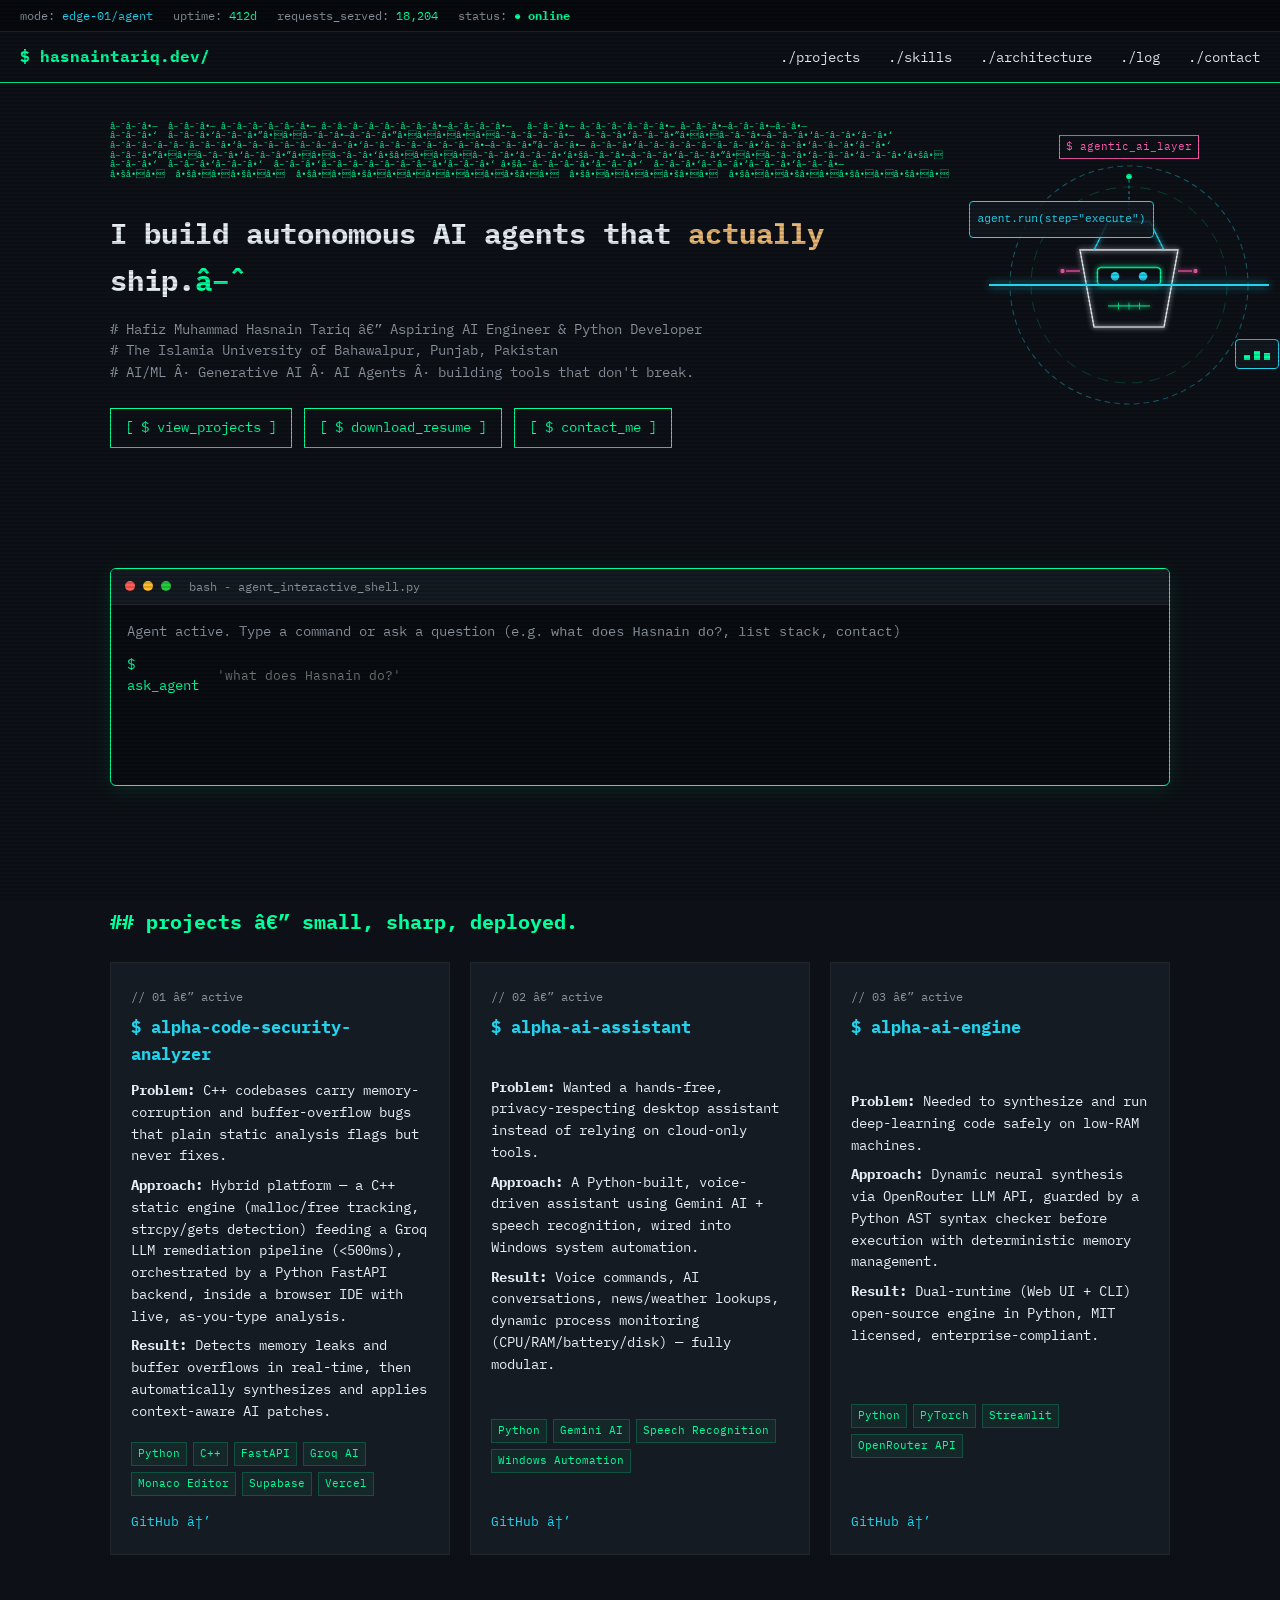
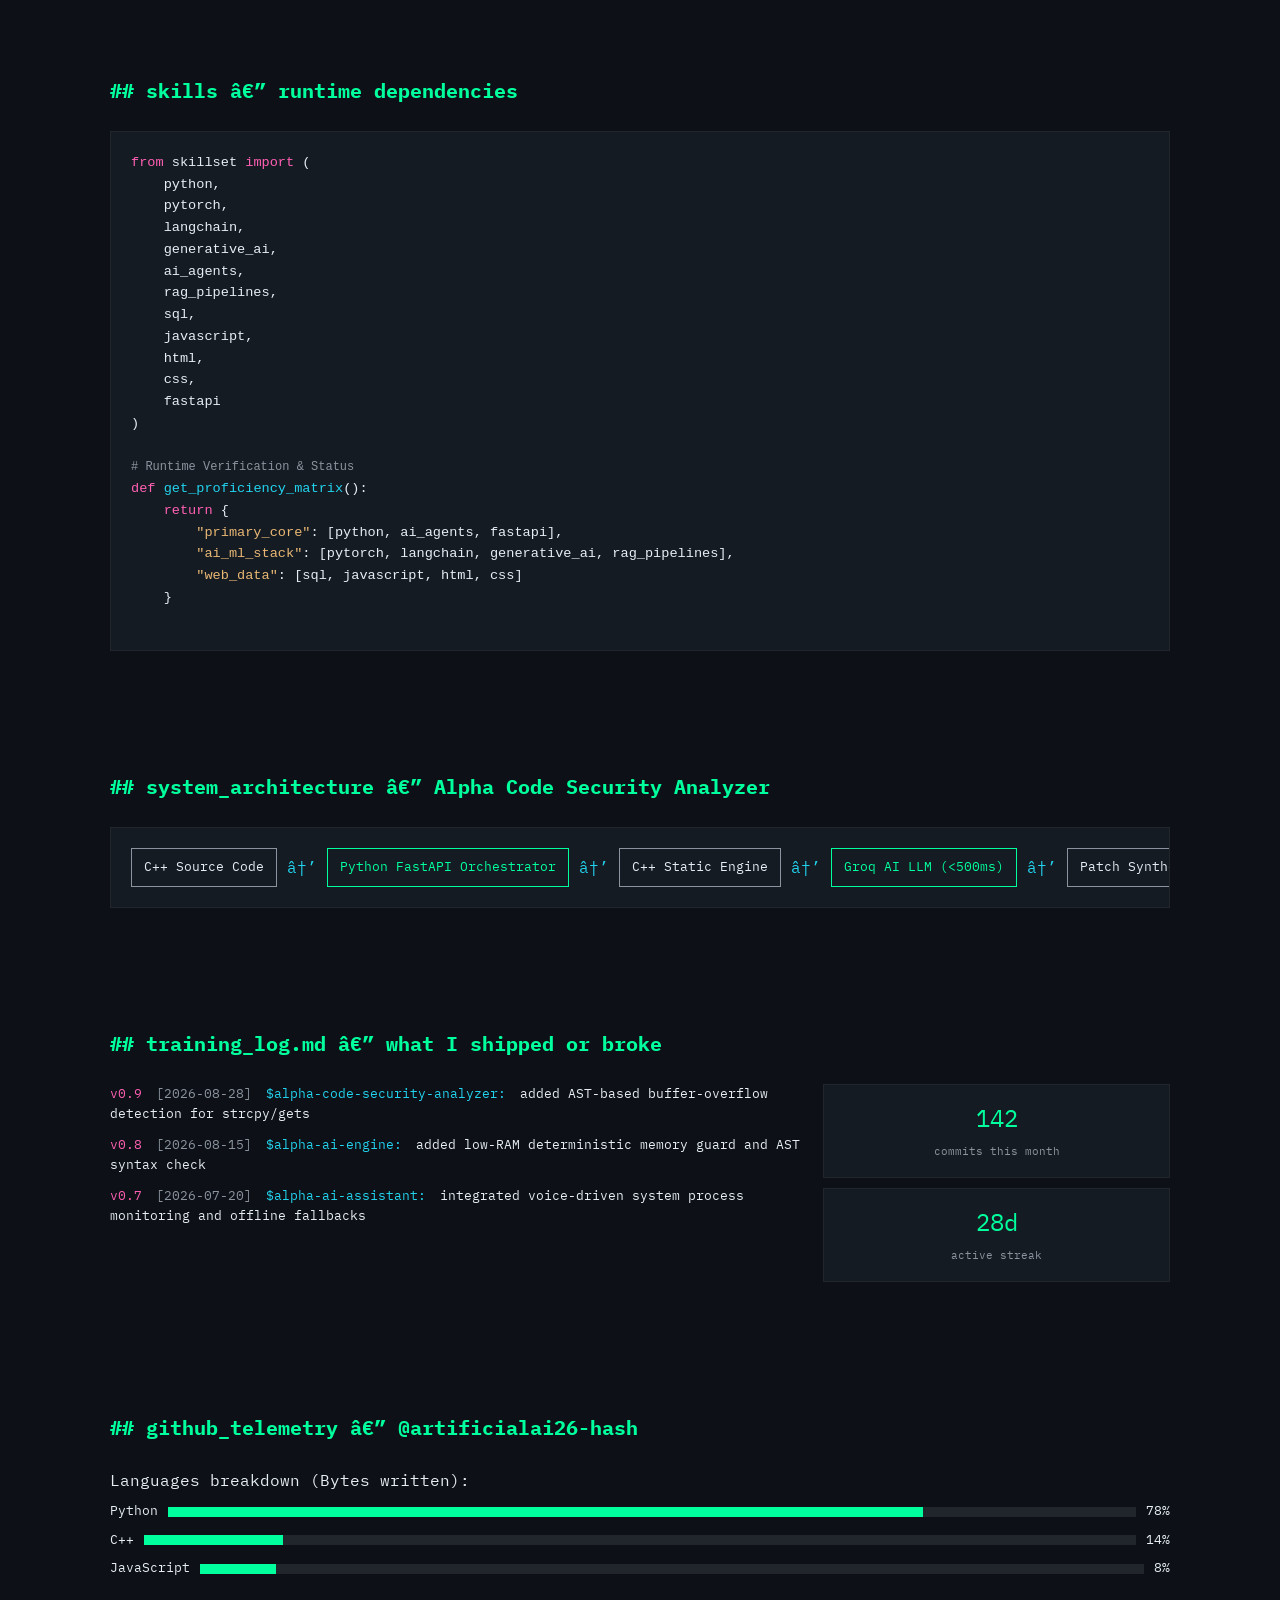
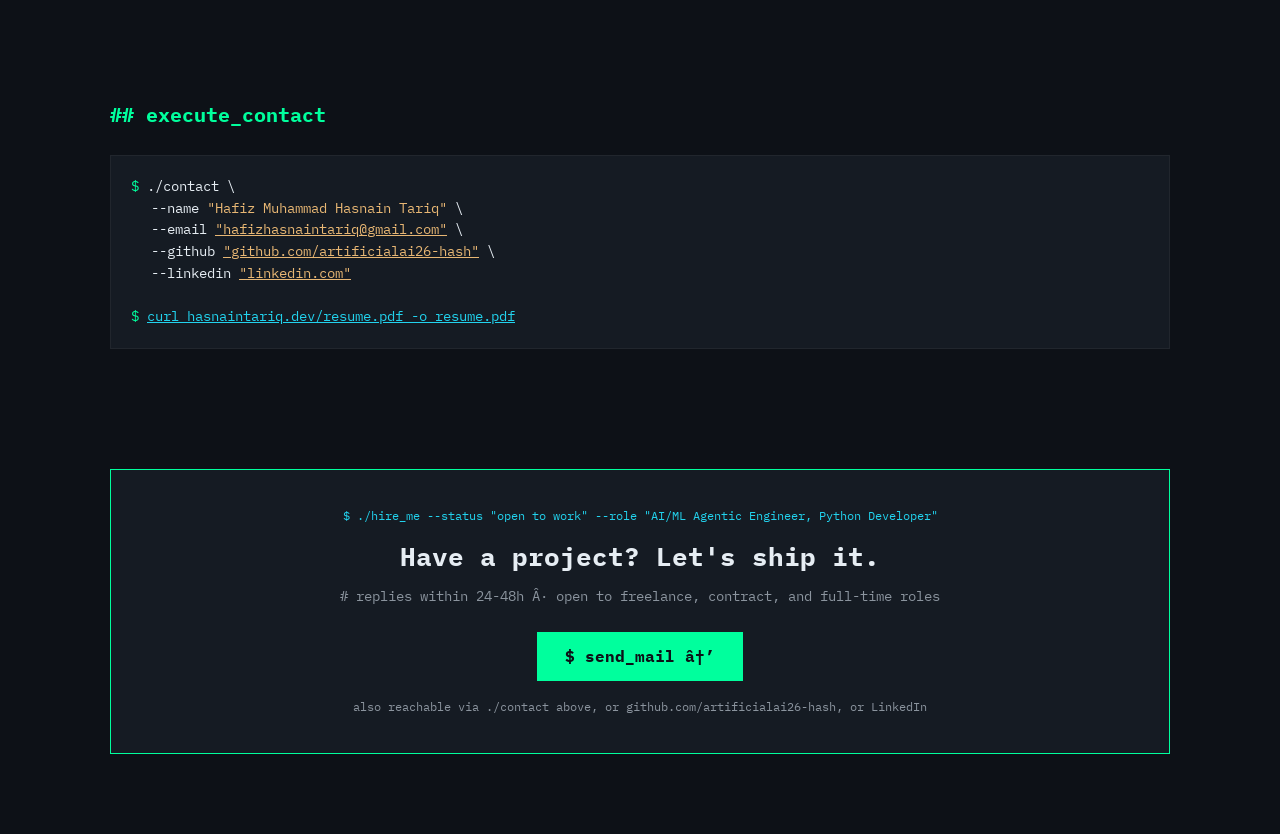
<file: index.html>
﻿<!DOCTYPE html>
<html lang="en">
<head>
    <meta charset="UTF-8">
    <meta name="viewport" content="width=device-width, initial-scale=1.0">
    <title>Hafiz Muhammad Hasnain Tariq | AI/ML Agentic Engineer & Python Developer</title>
    <link rel="preconnect" href="https://fonts.googleapis.com">
    <link rel="preconnect" href="https://fonts.gstatic.com" crossorigin>
    <link href="https://fonts.googleapis.com/css2?family=IBM+Plex+Mono:ital,wght@0,400;0,600;0,700;1,400&family=Press+Start+2P&display=swap" rel="stylesheet">
    <link rel="stylesheet" href="static/css/style.css">
</head>
<body>
    <div class="crt-overlay"></div>
    
    <header class="system-status-bar">
        <span>mode: <span class="cyan-txt">edge-01/agent</span></span>
        <span>uptime: <span class="green-txt">412d</span></span>
        <span>requests_served: <span class="green-txt">18,204</span></span>
        <span>status: <span class="status-online">● online</span></span>
    </header>

    <nav class="sticky-nav">
        <a href="#hero" class="nav-brand">$ hasnaintariq.dev/</a>
        <div class="nav-links">
            <a href="#projects">./projects</a>
            <a href="#skills">./skills</a>
            <a href="#architecture">./architecture</a>
            <a href="#log">./log</a>
            <a href="#contact">./contact</a>
        </div>
    </nav>

    <main>
        
<section id="hero" class="section hero-container">
    <div class="hero-left">
        <pre class="ascii-name">
â–ˆâ–ˆâ•—  â–ˆâ–ˆâ•— â–ˆâ–ˆâ–ˆâ–ˆâ–ˆâ•— â–ˆâ–ˆâ–ˆâ–ˆâ–ˆâ–ˆâ–ˆâ•—â–ˆâ–ˆâ–ˆâ•—   â–ˆâ–ˆâ•— â–ˆâ–ˆâ–ˆâ–ˆâ–ˆâ•— â–ˆâ–ˆâ•—â–ˆâ–ˆâ•—â–ˆâ•—
â–ˆâ–ˆâ•‘  â–ˆâ–ˆâ•‘â–ˆâ–ˆâ•”â•â•â–ˆâ–ˆâ•—â–ˆâ–ˆâ•”â•â•â•â•â•â–ˆâ–ˆâ–ˆâ–ˆâ•—  â–ˆâ–ˆâ•‘â–ˆâ–ˆâ•”â•â•â–ˆâ–ˆâ•—â–ˆâ–ˆâ•‘â–ˆâ–ˆâ•‘â–ˆâ•‘
â–ˆâ–ˆâ–ˆâ–ˆâ–ˆâ–ˆâ–ˆâ•‘â–ˆâ–ˆâ–ˆâ–ˆâ–ˆâ–ˆâ–ˆâ•‘â–ˆâ–ˆâ–ˆâ–ˆâ–ˆâ–ˆâ–ˆâ•—â–ˆâ–ˆâ•”â–ˆâ–ˆâ•— â–ˆâ–ˆâ•‘â–ˆâ–ˆâ–ˆâ–ˆâ–ˆâ–ˆâ–ˆâ•‘â–ˆâ–ˆâ•‘â–ˆâ–ˆâ•‘â–ˆâ•‘
â–ˆâ–ˆâ•”â•â•â–ˆâ–ˆâ•‘â–ˆâ–ˆâ•”â•â•â–ˆâ–ˆâ•‘â•šâ•â•â•â•â–ˆâ–ˆâ•‘â–ˆâ–ˆâ•‘â•šâ–ˆâ–ˆâ•—â–ˆâ–ˆâ•‘â–ˆâ–ˆâ•”â•â•â–ˆâ–ˆâ•‘â–ˆâ–ˆâ•‘â–ˆâ–ˆâ•‘â•šâ•
â–ˆâ–ˆâ•‘  â–ˆâ–ˆâ•‘â–ˆâ–ˆâ•‘  â–ˆâ–ˆâ•‘â–ˆâ–ˆâ–ˆâ–ˆâ–ˆâ–ˆâ–ˆâ•‘â–ˆâ–ˆâ•‘ â•šâ–ˆâ–ˆâ–ˆâ–ˆâ•‘â–ˆâ–ˆâ•‘  â–ˆâ–ˆâ•‘â–ˆâ–ˆâ•‘â–ˆâ–ˆâ•‘â–ˆâ–ˆâ•—
â•šâ•â•  â•šâ•â•â•šâ•â•  â•šâ•â•â•šâ•â•â•â•â•â•â•â•šâ•â•  â•šâ•â•â•â•â•šâ•â•  â•šâ•â•â•šâ•â•â•šâ•â•â•šâ•â•
        </pre>
        
        <h1 class="hero-headline">
            I build autonomous AI agents that <span class="amber-txt">actually</span> ship.<span class="cursor">â–ˆ</span>
        </h1>

        <div class="code-comments">
            <p># Hafiz Muhammad Hasnain Tariq â€” Aspiring AI Engineer & Python Developer</p>
            <p># The Islamia University of Bahawalpur, Punjab, Pakistan</p>
            <p># AI/ML Â· Generative AI Â· AI Agents Â· building tools that don't break.</p>
        </div>

        <div class="hero-cta-group">
            <a href="#projects" class="cmd-btn">[ $ view_projects ]</a>
            <a href="static/resume.pdf" download="Hafiz_Muhammad_Hasnain_Tariq_Resume.pdf" class="cmd-btn">[ $ download_resume ]</a>
            <a href="#contact" class="cmd-btn">[ $ contact_me ]</a>
        </div>
    </div>

    <div class="hero-right mascot-hud-container" id="mascot-parallax">
        <div class="light-bar-pulse"></div>
        <div class="hud-label">$ agentic_ai_layer</div>
        
        <img src="static/svg/mascot.svg" class="mascot-svg" alt="Holographic AI Mascot Engine">
        
        <div class="hud-panel panel-code">
            <code>agent.run(step="execute")</code>
        </div>
        <div class="hud-panel panel-graph">
            <div class="bar bar-1"></div>
            <div class="bar bar-2"></div>
            <div class="bar bar-3"></div>
        </div>
    </div>
</section>

<section class="section terminal-widget-section">
    <div class="terminal-window">
        <div class="terminal-header">
            <span class="dot red"></span>
            <span class="dot yellow"></span>
            <span class="dot green"></span>
            <span class="terminal-title">bash - agent_interactive_shell.py</span>
        </div>
        <div class="terminal-body" id="terminal-body">
            <p class="sys-msg">Agent active. Type a command or ask a question (e.g. <code>what does Hasnain do?</code>, <code>list stack</code>, <code>contact</code>)</p>
            <div id="terminal-output"></div>
            <div class="terminal-input-row">
                <span class="prompt">$ ask_agent</span>
                <input type="text" id="terminal-input" placeholder="'what does Hasnain do?'" autocomplete="off">
            </div>
        </div>
    </div>
</section>

<section id="projects" class="section">
    <h2 class="section-title">## projects â€” small, sharp, deployed.</h2>
    <div class="projects-grid">
        
        <div class="project-card">
            <div class="card-header">
                <span class="comment">// 01 â€” active</span>
                <h3 class="project-name">$ alpha-code-security-analyzer</h3>
            </div>
            <div class="card-body">
                <p><strong>Problem:</strong> C++ codebases carry memory-corruption and buffer-overflow bugs that plain static analysis flags but never fixes.</p>
                <p><strong>Approach:</strong> Hybrid platform — a C++ static engine (malloc/free tracking, strcpy/gets detection) feeding a Groq LLM remediation pipeline (<500ms), orchestrated by a Python FastAPI backend, inside a browser IDE with live, as-you-type analysis.</p>
                <p><strong>Result:</strong> Detects memory leaks and buffer overflows in real-time, then automatically synthesizes and applies context-aware AI patches.</p>
            </div>
            <div class="tag-list">
                
                <span class="tag">Python</span>
                
                <span class="tag">C++</span>
                
                <span class="tag">FastAPI</span>
                
                <span class="tag">Groq AI</span>
                
                <span class="tag">Monaco Editor</span>
                
                <span class="tag">Supabase</span>
                
                <span class="tag">Vercel</span>
                
            </div>
            <div class="card-footer">
                <a href="https://github.com/artificialai26-hash/alpha-code-security-analyzer" target="_blank" class="link-btn">GitHub â†’</a>
            </div>
        </div>
        
        <div class="project-card">
            <div class="card-header">
                <span class="comment">// 02 â€” active</span>
                <h3 class="project-name">$ alpha-ai-assistant</h3>
            </div>
            <div class="card-body">
                <p><strong>Problem:</strong> Wanted a hands-free, privacy-respecting desktop assistant instead of relying on cloud-only tools.</p>
                <p><strong>Approach:</strong> A Python-built, voice-driven assistant using Gemini AI + speech recognition, wired into Windows system automation.</p>
                <p><strong>Result:</strong> Voice commands, AI conversations, news/weather lookups, dynamic process monitoring (CPU/RAM/battery/disk) — fully modular.</p>
            </div>
            <div class="tag-list">
                
                <span class="tag">Python</span>
                
                <span class="tag">Gemini AI</span>
                
                <span class="tag">Speech Recognition</span>
                
                <span class="tag">Windows Automation</span>
                
            </div>
            <div class="card-footer">
                <a href="https://github.com/artificialai26-hash" target="_blank" class="link-btn">GitHub â†’</a>
            </div>
        </div>
        
        <div class="project-card">
            <div class="card-header">
                <span class="comment">// 03 â€” active</span>
                <h3 class="project-name">$ alpha-ai-engine</h3>
            </div>
            <div class="card-body">
                <p><strong>Problem:</strong> Needed to synthesize and run deep-learning code safely on low-RAM machines.</p>
                <p><strong>Approach:</strong> Dynamic neural synthesis via OpenRouter LLM API, guarded by a Python AST syntax checker before execution with deterministic memory management.</p>
                <p><strong>Result:</strong> Dual-runtime (Web UI + CLI) open-source engine in Python, MIT licensed, enterprise-compliant.</p>
            </div>
            <div class="tag-list">
                
                <span class="tag">Python</span>
                
                <span class="tag">PyTorch</span>
                
                <span class="tag">Streamlit</span>
                
                <span class="tag">OpenRouter API</span>
                
            </div>
            <div class="card-footer">
                <a href="https://github.com/artificialai26-hash/Alpha-AI-Engine" target="_blank" class="link-btn">GitHub â†’</a>
            </div>
        </div>
        
    </div>
</section>

<section id="skills" class="section">
    <h2 class="section-title">## skills â€” runtime dependencies</h2>
    <div class="code-block-wrapper">
        <pre class="python-code">
<span class="keyword">from</span> skillset <span class="keyword">import</span> (
    python,
    pytorch,
    langchain,
    generative_ai,
    ai_agents,
    rag_pipelines,
    sql,
    javascript,
    html,
    css,
    fastapi
)

<span class="comment"># Runtime Verification & Status</span>
<span class="keyword">def</span> <span class="func">get_proficiency_matrix</span>():
    <span class="keyword">return</span> {
        <span class="string">"primary_core"</span>: [python, ai_agents, fastapi],
        <span class="string">"ai_ml_stack"</span>: [pytorch, langchain, generative_ai, rag_pipelines],
        <span class="string">"web_data"</span>: [sql, javascript, html, css]
    }
        </pre>
    </div>
</section>

<section id="architecture" class="section">
    <h2 class="section-title">## system_architecture â€” Alpha Code Security Analyzer</h2>
    <div class="arch-flow-container">
        <div class="arch-box">C++ Source Code</div>
        <div class="arch-arrow">â†’</div>
        <div class="arch-box highlight-box">Python FastAPI Orchestrator</div>
        <div class="arch-arrow">â†’</div>
        <div class="arch-box">C++ Static Engine</div>
        <div class="arch-arrow">â†’</div>
        <div class="arch-box highlight-box">Groq AI LLM (&lt;500ms)</div>
        <div class="arch-arrow">â†’</div>
        <div class="arch-box">Patch Synthesized & Applied</div>
    </div>
</section>

<section id="log" class="section">
    <h2 class="section-title">## training_log.md â€” what I shipped or broke</h2>
    <div class="log-container">
        <div class="log-entries">
            
            <div class="log-item">
                <span class="log-ver">v0.9</span>
                <span class="log-date">[2026-08-28]</span>
                <span class="log-proj">$alpha-code-security-analyzer:</span>
                <span class="log-msg">added AST-based buffer-overflow detection for strcpy/gets</span>
            </div>
            
            <div class="log-item">
                <span class="log-ver">v0.8</span>
                <span class="log-date">[2026-08-15]</span>
                <span class="log-proj">$alpha-ai-engine:</span>
                <span class="log-msg">added low-RAM deterministic memory guard and AST syntax check</span>
            </div>
            
            <div class="log-item">
                <span class="log-ver">v0.7</span>
                <span class="log-date">[2026-07-20]</span>
                <span class="log-proj">$alpha-ai-assistant:</span>
                <span class="log-msg">integrated voice-driven system process monitoring and offline fallbacks</span>
            </div>
            
        </div>
        <div class="log-sidebar">
            <div class="stat-card">
                <span class="stat-num">142</span>
                <span class="stat-lbl">commits this month</span>
            </div>
            <div class="stat-card">
                <span class="stat-num">28d</span>
                <span class="stat-lbl">active streak</span>
            </div>
        </div>
    </div>
</section>

<section class="section">
    <h2 class="section-title">## github_telemetry â€” @artificialai26-hash</h2>
    <div class="telemetry-grid">
        <div class="telemetry-card">
            <p>Languages breakdown (Bytes written):</p>
            <div class="ascii-bar-row">
                <span>Python    </span>
                <div class="ascii-bar"><div class="fill" style="width: 78%;"></div></div>
                <span>78%</span>
            </div>
            <div class="ascii-bar-row">
                <span>C++       </span>
                <div class="ascii-bar"><div class="fill" style="width: 14%;"></div></div>
                <span>14%</span>
            </div>
            <div class="ascii-bar-row">
                <span>JavaScript</span>
                <div class="ascii-bar"><div class="fill" style="width: 8%;"></div></div>
                <span>8%</span>
            </div>
        </div>
    </div>
</section>

<section id="contact" class="section">
    <h2 class="section-title">## execute_contact</h2>
    <div class="contact-box">
        <p><span class="prompt">$</span> ./contact \</p>
        <p class="indent">--name <span class="string">"Hafiz Muhammad Hasnain Tariq"</span> \</p>
        <p class="indent">--email <a href="mailto:hafizhasnaintariq@gmail.com" class="string">"hafizhasnaintariq@gmail.com"</a> \</p>
        <p class="indent">--github <a href="https://github.com/artificialai26-hash" target="_blank" class="string">"github.com/artificialai26-hash"</a> \</p>
        <p class="indent">--linkedin <a href="https://www.linkedin.com/in/hafiz-muhammad-hasnain-tariq-657136403?utm_source=share_via&utm_content=profile&utm_medium=member_android" target="_blank" class="string">"linkedin.com"</a></p>
        <br>
        <p><span class="prompt">$</span> <a href="static/resume.pdf" download="Hafiz_Muhammad_Hasnain_Tariq_Resume.pdf" class="cyan-txt">curl hasnaintariq.dev/resume.pdf -o resume.pdf</a></p>
    </div>
</section>

<section class="section final-cta-section">
    <div class="cta-card">
        <div class="cta-cmd">$ ./hire_me --status "open to work" --role "AI/ML Agentic Engineer, Python Developer"</div>
        <h2 class="cta-headline">Have a project? Let's ship it.</h2>
        <p class="code-comment"># replies within 24-48h Â· open to freelance, contract, and full-time roles</p>
        
        <a href="mailto:hafizhasnaintariq@gmail.com?subject=Project%20Inquiry%20-%20Hafiz%20Hasnain%20Tariq" class="hire-btn">
            $ send_mail â†’
        </a>
        
        <p class="muted-subtext">
            also reachable via ./contact above, or github.com/artificialai26-hash, or LinkedIn
        </p>
    </div>
</section>

    </main>

    <script src="static/js/main.js"></script>
</body>
</html>
</file>
<file: static/css/style.css>
:root {
  --bg-base: #0d1117;
  --bg-card: #151b23;
  --accent-green: #00ff9d;
  --accent-cyan: #22d3ee;
  --accent-pink: #ff5fb3;
  --accent-amber: #e8b774;
  --text-main: #e6edf3;
  --text-muted: #8b949e;
  --font-mono: 'IBM Plex Mono', monospace;
}

* {
  box-sizing: border-box;
  margin: 0;
  padding: 0;
}

body {
  background-color: var(--bg-base);
  color: var(--text-main);
  font-family: var(--font-mono);
  line-height: 1.6;
  overflow-x: hidden;
}

/* CRT Overlay Effect */
.crt-overlay {
  position: fixed;
  top: 0; left: 0; width: 100vw; height: 100vh;
  background: linear-gradient(rgba(18, 16, 16, 0) 50%, rgba(0, 0, 0, 0.25) 50%);
  background-size: 100% 4px;
  z-index: 999;
  pointer-events: none;
  opacity: 0.6;
}

/* System Bar & Nav */
.system-status-bar {
  background: #06090e;
  border-bottom: 1px solid #21262d;
  padding: 6px 20px;
  font-size: 0.75rem;
  display: flex;
  gap: 20px;
  color: var(--text-muted);
}
.cyan-txt { color: var(--accent-cyan); }
.green-txt { color: var(--accent-green); }
.amber-txt { color: var(--accent-amber); }
.status-online { color: var(--accent-green); font-weight: bold; }

.sticky-nav {
  position: sticky;
  top: 0;
  background: rgba(13, 17, 23, 0.9);
  backdrop-filter: blur(8px);
  border-bottom: 1px solid var(--accent-green);
  padding: 12px 20px;
  display: flex;
  justify-content: space-between;
  align-items: center;
  z-index: 100;
}
.nav-brand { color: var(--accent-green); text-decoration: none; font-weight: bold; }
.nav-links a {
  color: var(--text-main);
  text-decoration: none;
  margin-left: 18px;
  font-size: 0.9rem;
  transition: color 0.2s;
}
.nav-links a:hover { color: var(--accent-cyan); }

/* Section Layouts */
.section { padding: 60px 20px; max-width: 1100px; margin: 0 auto; }
.section-title { color: var(--accent-green); margin-bottom: 24px; font-size: 1.25rem; }

/* Hero Section */
.hero-container {
  display: grid;
  grid-template-columns: 1.2fr 0.8fr;
  gap: 40px;
  align-items: center;
  padding-top: 40px;
}
.ascii-name {
  color: var(--accent-green);
  font-size: 0.55rem;
  line-height: 1.1;
  margin-bottom: 20px;
}
.hero-headline { font-size: 1.8rem; margin-bottom: 16px; font-weight: 700; }
.cursor { animation: blink 1s infinite; color: var(--accent-green); }
@keyframes blink { 0%, 100% { opacity: 1; } 50% { opacity: 0; } }

.code-comments { color: var(--text-muted); font-size: 0.85rem; margin-bottom: 24px; }

.hero-cta-group { display: flex; gap: 12px; flex-wrap: wrap; }
.cmd-btn {
  color: var(--accent-green);
  border: 1px solid var(--accent-green);
  padding: 8px 14px;
  text-decoration: none;
  font-size: 0.85rem;
  transition: all 0.2s;
}
.cmd-btn:hover { background: var(--accent-green); color: var(--bg-base); }

/* Holographic Mascot Layer */
.mascot-hud-container {
  position: relative;
  display: flex;
  justify-content: center;
  align-items: center;
}
.mascot-svg {
  width: 280px;
  animation: float 3s ease-in-out infinite;
}
@keyframes float {
  0%, 100% { transform: translateY(0px); }
  50% { transform: translateY(-8px); }
}

.light-bar-pulse {
  position: absolute;
  width: 100%;
  height: 2px;
  background: var(--accent-cyan);
  box-shadow: 0 0 8px var(--accent-cyan);
  animation: scan 4s ease-in-out infinite;
}
@keyframes scan {
  0%, 100% { top: 10%; opacity: 0; }
  50% { top: 90%; opacity: 0.8; }
}

.hud-label {
  position: absolute;
  top: -10px;
  font-size: 0.7rem;
  color: var(--accent-pink);
  border: 1px solid var(--accent-pink);
  padding: 2px 6px;
}

.hud-panel {
  position: absolute;
  background: rgba(21, 27, 35, 0.85);
  border: 1px solid var(--accent-cyan);
  padding: 8px;
  font-size: 0.7rem;
  border-radius: 4px;
}
.panel-code { top: 20%; left: -20px; color: var(--accent-cyan); }
.panel-graph { bottom: 20%; right: -10px; display: flex; gap: 4px; align-items: flex-end; height: 30px; }
.bar { width: 6px; background: var(--accent-green); }
.bar-1 { height: 40%; } .bar-2 { height: 80%; } .bar-3 { height: 60%; }

/* Interactive Terminal Widget */
.terminal-window {
  background: #090d12;
  border: 1px solid var(--accent-green);
  border-radius: 6px;
  box-shadow: 0 4px 20px rgba(0, 255, 157, 0.1);
  overflow: hidden;
}
.terminal-header {
  background: #151b23;
  padding: 8px 14px;
  display: flex;
  align-items: center;
  gap: 8px;
  border-bottom: 1px solid #21262d;
}
.dot { width: 10px; height: 10px; border-radius: 50%; }
.red { background: #ff5f56; } .yellow { background: #ffbd2e; } .green { background: #27c93f; }
.terminal-title { font-size: 0.75rem; color: var(--text-muted); margin-left: 10px; }

.terminal-body { padding: 16px; font-size: 0.85rem; min-height: 180px; }
.sys-msg { color: var(--text-muted); margin-bottom: 10px; }
.terminal-input-row { display: flex; gap: 10px; align-items: center; margin-top: 10px; }
.prompt { color: var(--accent-green); }
#terminal-input {
  background: transparent;
  border: none;
  outline: none;
  color: var(--accent-cyan);
  font-family: var(--font-mono);
  width: 100%;
}

/* Projects Grid */
.projects-grid {
  display: grid;
  grid-template-columns: repeat(auto-fit, minmax(300px, 1fr));
  gap: 20px;
}
.project-card {
  background: var(--bg-card);
  border: 1px solid #21262d;
  padding: 20px;
  display: flex;
  flex-direction: column;
  justify-content: space-between;
  transition: all 0.25s ease;
}
.project-card:hover {
  border-color: var(--accent-green);
  box-shadow: 0 0 12px rgba(0, 255, 157, 0.15);
  transform: translateY(-2px);
}
.comment { font-size: 0.75rem; color: var(--text-muted); }
.project-name { color: var(--accent-cyan); margin: 6px 0 12px; font-size: 1.05rem; }
.card-body p { font-size: 0.85rem; color: var(--text-main); margin-bottom: 8px; }
.tag-list { display: flex; flex-wrap: wrap; gap: 6px; margin: 12px 0; }
.tag {
  font-size: 0.7rem;
  color: var(--accent-green);
  background: rgba(0, 255, 157, 0.05);
  border: 1px solid rgba(0, 255, 157, 0.2);
  padding: 2px 6px;
}
.link-btn { color: var(--accent-cyan); text-decoration: none; font-size: 0.8rem; }

/* Code & Architecture */
.code-block-wrapper {
  background: var(--bg-card);
  border: 1px solid #21262d;
  padding: 20px;
  overflow-x: auto;
}
.python-code { font-size: 0.85rem; color: var(--text-main); }
.keyword { color: var(--accent-pink); }
.string { color: var(--accent-amber); }
.comment { color: var(--text-muted); }
.func { color: var(--accent-cyan); }

.arch-flow-container {
  display: flex;
  align-items: center;
  gap: 10px;
  overflow-x: auto;
  padding: 20px;
  background: var(--bg-card);
  border: 1px solid #21262d;
}
.arch-box {
  border: 1px solid var(--text-muted);
  padding: 8px 12px;
  font-size: 0.8rem;
  white-space: nowrap;
}
.highlight-box { border-color: var(--accent-green); color: var(--accent-green); }
.arch-arrow { color: var(--accent-cyan); }

/* Log & Telemetry */
.log-container { display: grid; grid-template-columns: 2fr 1fr; gap: 20px; }
.log-item { font-size: 0.8rem; margin-bottom: 10px; }
.log-ver { color: var(--accent-pink); margin-right: 6px; }
.log-date { color: var(--text-muted); margin-right: 6px; }
.log-proj { color: var(--accent-cyan); margin-right: 6px; }

.stat-card {
  background: var(--bg-card);
  border: 1px solid #21262d;
  padding: 14px;
  text-align: center;
  margin-bottom: 10px;
}
.stat-num { font-size: 1.5rem; color: var(--accent-green); display: block; }
.stat-lbl { font-size: 0.7rem; color: var(--text-muted); }

.ascii-bar-row { display: flex; align-items: center; gap: 10px; font-size: 0.8rem; margin-top: 8px; }
.ascii-bar { flex: 1; height: 10px; background: #21262d; }
.ascii-bar .fill { height: 100%; background: var(--accent-green); }

/* Contact & Final CTA */
.contact-box {
  background: var(--bg-card);
  border: 1px solid #21262d;
  padding: 20px;
  font-size: 0.85rem;
}
.indent { padding-left: 20px; }

.final-cta-section { padding-bottom: 80px; }
.cta-card {
  background: var(--bg-card);
  border: 1px solid var(--accent-green);
  padding: 36px;
  text-align: center;
  position: relative;
  animation: pulse-border 3s infinite ease-in-out;
}
@keyframes pulse-border {
  0%, 100% { box-shadow: 0 0 4px rgba(0, 255, 157, 0.2); }
  50% { box-shadow: 0 0 16px rgba(0, 255, 157, 0.5); }
}

.cta-cmd { font-size: 0.75rem; color: var(--accent-cyan); margin-bottom: 12px; }
.cta-headline { font-size: 1.6rem; margin-bottom: 8px; }
.code-comment { color: var(--text-muted); font-size: 0.85rem; margin-bottom: 24px; }

.hire-btn {
  display: inline-block;
  background: var(--accent-green);
  color: var(--bg-base);
  font-weight: bold;
  padding: 12px 28px;
  text-decoration: none;
  font-size: 1rem;
  transition: all 0.2s;
}
.hire-btn:hover { background: var(--text-main); color: var(--bg-base); }
.muted-subtext { font-size: 0.75rem; color: var(--text-muted); margin-top: 16px; }

@media (max-width: 768px) {
  .hero-container { grid-template-columns: 1fr; }
  .log-container { grid-template-columns: 1fr; }
  .ascii-name { display: none; }
}
</file>
